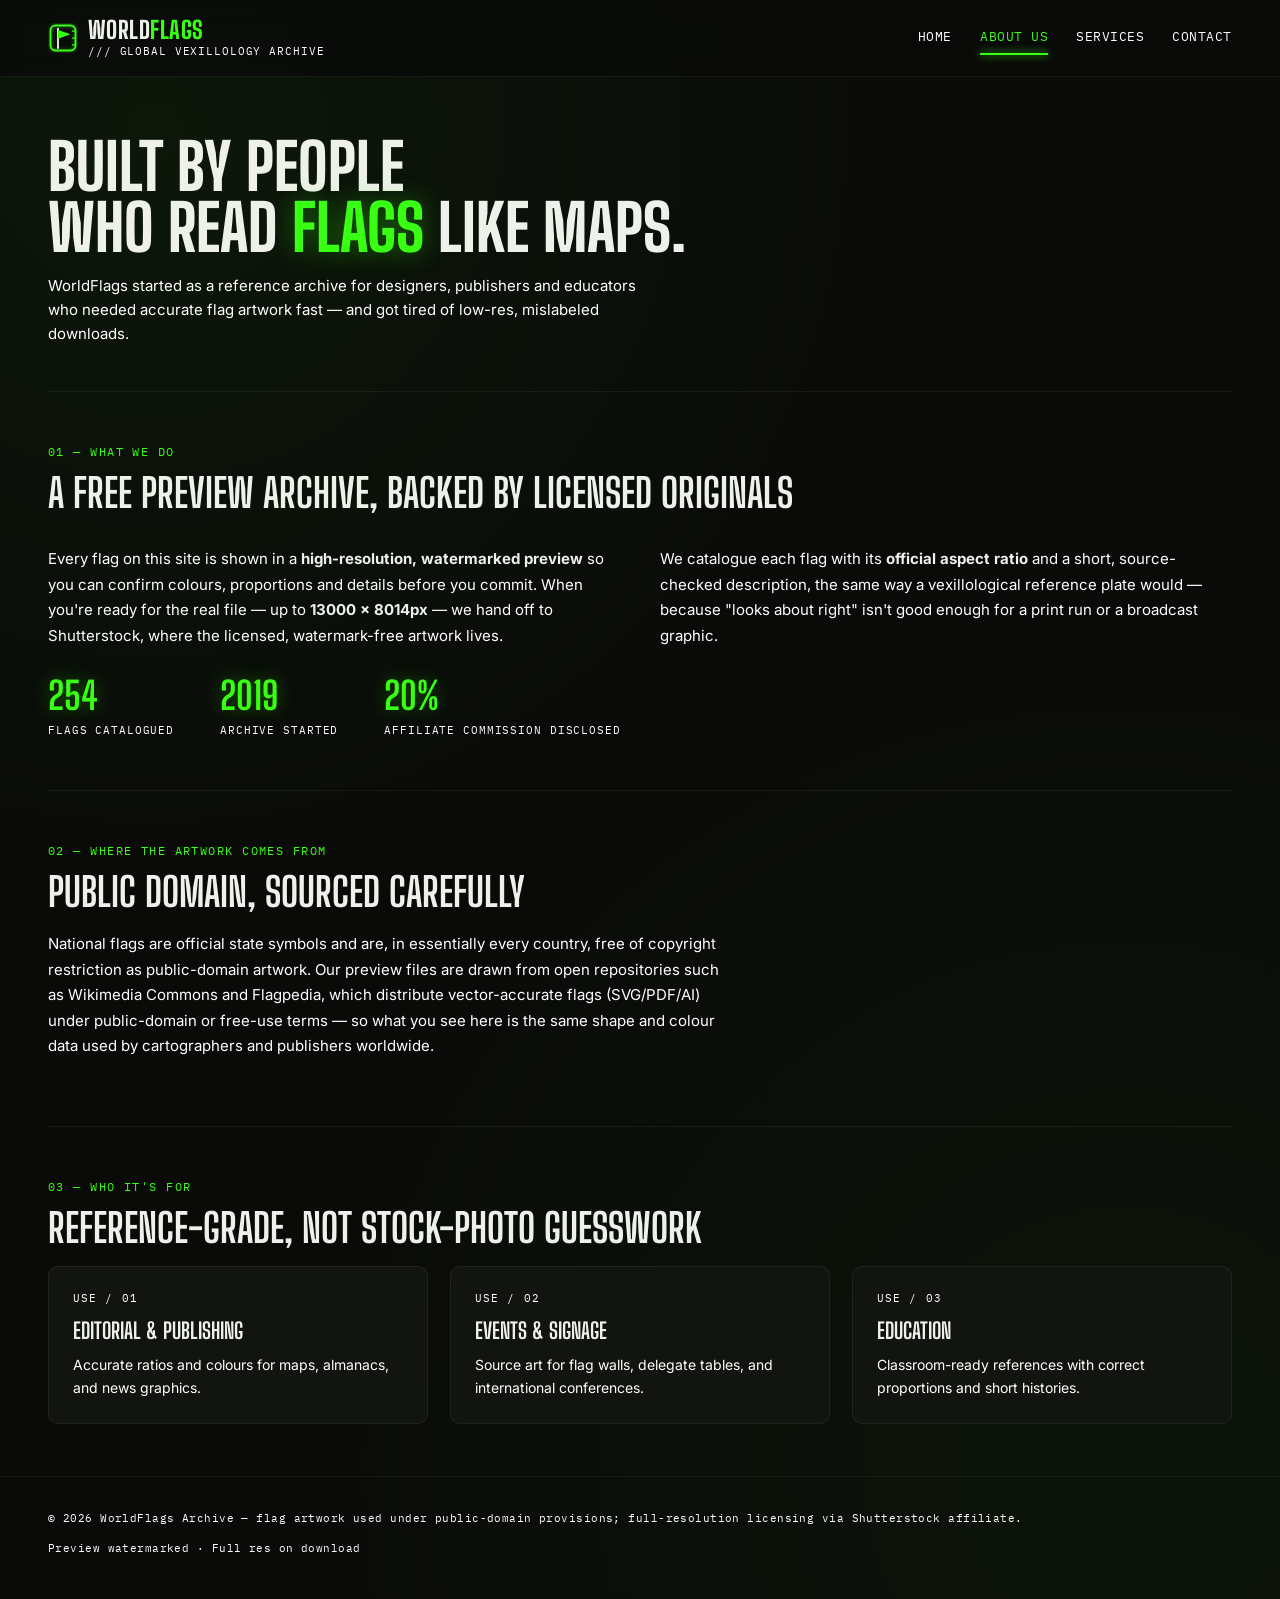
<file: about.html>
<!DOCTYPE html>
<html lang="en">
<head>
<meta charset="UTF-8" />
<meta name="viewport" content="width=device-width, initial-scale=1.0" />
<title>About Us — World Flags</title>
<link rel="preconnect" href="https://fonts.googleapis.com">
<link rel="preconnect" href="https://fonts.gstatic.com" crossorigin>
<link href="https://fonts.googleapis.com/css2?family=Big+Shoulders+Display:wght@700;800;900&family=Inter:wght@400;500;600&family=IBM+Plex+Mono:wght@400;500&display=swap" rel="stylesheet">
<link rel="stylesheet" href="style.css">
<link rel="icon" type="image/svg+xml" href="logo-icon.svg">
</head>
<body>

<header class="site-header">
  <div class="header-inner">
    <a class="brand" href="index.html">
      <svg class="brand-icon" viewBox="0 0 96 96" xmlns="http://www.w3.org/2000/svg" aria-hidden="true">
        <rect x="8" y="8" width="80" height="80" rx="16" fill="none" stroke="#39ff14" stroke-width="6"/>
        <line x1="78" y1="26" x2="86" y2="26" stroke="#39ff14" stroke-width="4" stroke-linecap="round"/>
        <line x1="78" y1="48" x2="86" y2="48" stroke="#39ff14" stroke-width="4" stroke-linecap="round"/>
        <line x1="78" y1="70" x2="86" y2="70" stroke="#39ff14" stroke-width="4" stroke-linecap="round"/>
        <line x1="32" y1="18" x2="32" y2="80" stroke="#eef1ea" stroke-width="6" stroke-linecap="round"/>
        <polygon points="32,22 72,36 32,50" fill="#39ff14"/>
      </svg>
      <span class="brand-text">
        <span class="brand-mark">WORLD<span>FLAGS</span></span>
        <span class="brand-code">/// GLOBAL VEXILLOLOGY ARCHIVE</span>
      </span>
    </a>
    <button class="nav-toggle" aria-label="Toggle menu" aria-expanded="false">
      <span></span><span></span><span></span>
    </button>
    <nav class="main-nav">
      <a href="index.html">Home</a>
      <a href="about.html" class="active">About Us</a>
      <a href="services.html">Services</a>
      <a href="contact.html">Contact</a>
    </nav>
  </div>
</header>

<main class="wrap">
  <section class="page-hero">
    <h1 class="page-title">Built By People<br>Who Read <em>Flags</em> Like Maps.</h1>
    <p class="page-sub">WorldFlags started as a reference archive for designers, publishers and educators who needed accurate flag artwork fast — and got tired of low-res, mislabeled downloads.</p>
  </section>

  <section class="section">
    <span class="section-label">01 — What we do</span>
    <h2 class="section-heading">A free preview archive, backed by licensed originals</h2>
    <div class="cols-2">
      <p class="prose">Every flag on this site is shown in a <strong>high-resolution, watermarked preview</strong> so you can confirm colours, proportions and details before you commit. When you're ready for the real file — up to <strong>13000 × 8014px</strong> — we hand off to Shutterstock, where the licensed, watermark-free artwork lives.</p>
      <p class="prose">We catalogue each flag with its <strong>official aspect ratio</strong> and a short, source-checked description, the same way a vexillological reference plate would — because "looks about right" isn't good enough for a print run or a broadcast graphic.</p>
    </div>
    <div class="stat-row">
      <div class="stat"><b>254</b><span>Flags catalogued</span></div>
      <div class="stat"><b>2019</b><span>Archive started</span></div>
      <div class="stat"><b>20%</b><span>Affiliate commission disclosed</span></div>
    </div>
  </section>

  <section class="section">
    <span class="section-label">02 — Where the artwork comes from</span>
    <h2 class="section-heading">Public domain, sourced carefully</h2>
    <p class="prose">National flags are official state symbols and are, in essentially every country, free of copyright restriction as public-domain artwork. Our preview files are drawn from open repositories such as Wikimedia Commons and Flagpedia, which distribute vector-accurate flags (SVG/PDF/AI) under public-domain or free-use terms — so what you see here is the same shape and colour data used by cartographers and publishers worldwide.</p>
  </section>

  <section class="section">
    <span class="section-label">03 — Who it's for</span>
    <h2 class="section-heading">Reference-grade, not stock-photo guesswork</h2>
    <div class="cols-3">
      <div class="plate">
        <span class="plate-code">USE / 01</span>
        <h3>Editorial &amp; Publishing</h3>
        <p>Accurate ratios and colours for maps, almanacs, and news graphics.</p>
      </div>
      <div class="plate">
        <span class="plate-code">USE / 02</span>
        <h3>Events &amp; Signage</h3>
        <p>Source art for flag walls, delegate tables, and international conferences.</p>
      </div>
      <div class="plate">
        <span class="plate-code">USE / 03</span>
        <h3>Education</h3>
        <p>Classroom-ready references with correct proportions and short histories.</p>
      </div>
    </div>
  </section>
</main>

<footer class="site-footer">
  <div class="wrap footer-inner">
    <span class="footer-note">© 2026 WorldFlags Archive — flag artwork used under public-domain provisions; full-resolution licensing via Shutterstock affiliate.</span>
    <span class="footer-note">Preview watermarked · Full res on download</span>
  </div>
</footer>

<script src="site.js"></script>
</body>
</html>
</file>
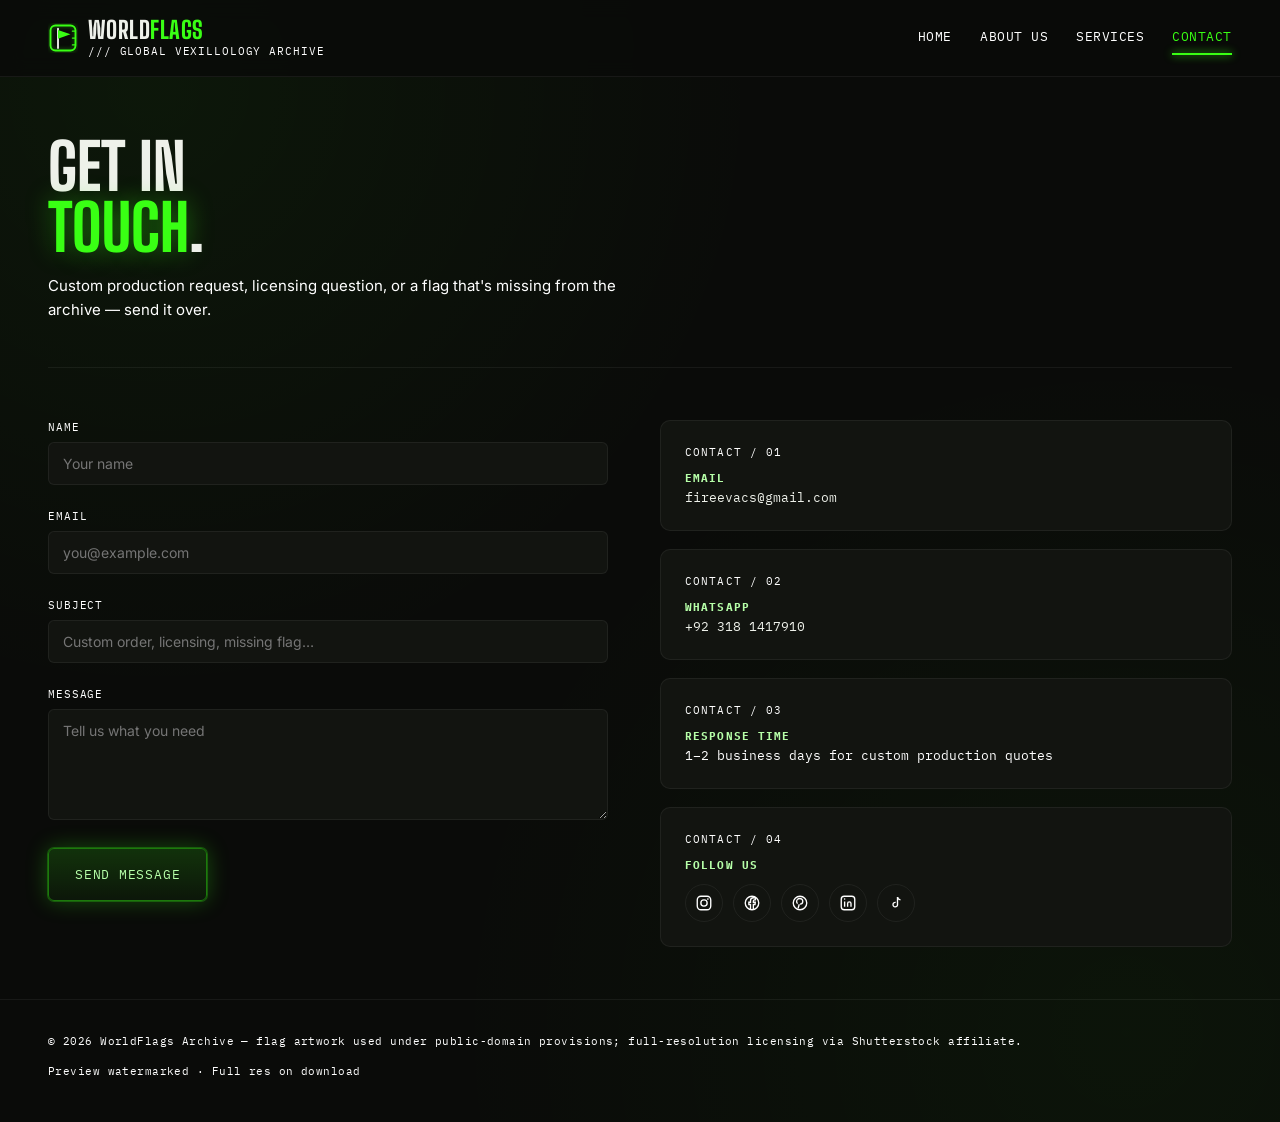
<file: contact.html>
<!DOCTYPE html>
<html lang="en">
<head>
<meta charset="UTF-8" />
<meta name="viewport" content="width=device-width, initial-scale=1.0" />
<title>Contact Us — World Flags</title>
<link rel="preconnect" href="https://fonts.googleapis.com">
<link rel="preconnect" href="https://fonts.gstatic.com" crossorigin>
<link href="https://fonts.googleapis.com/css2?family=Big+Shoulders+Display:wght@700;800;900&family=Inter:wght@400;500;600&family=IBM+Plex+Mono:wght@400;500&display=swap" rel="stylesheet">
<link rel="stylesheet" href="style.css">
<link rel="icon" type="image/svg+xml" href="logo-icon.svg">
</head>
<body>

<header class="site-header">
  <div class="header-inner">
    <a class="brand" href="index.html">
      <svg class="brand-icon" viewBox="0 0 96 96" xmlns="http://www.w3.org/2000/svg" aria-hidden="true">
        <rect x="8" y="8" width="80" height="80" rx="16" fill="none" stroke="#39ff14" stroke-width="6"/>
        <line x1="78" y1="26" x2="86" y2="26" stroke="#39ff14" stroke-width="4" stroke-linecap="round"/>
        <line x1="78" y1="48" x2="86" y2="48" stroke="#39ff14" stroke-width="4" stroke-linecap="round"/>
        <line x1="78" y1="70" x2="86" y2="70" stroke="#39ff14" stroke-width="4" stroke-linecap="round"/>
        <line x1="32" y1="18" x2="32" y2="80" stroke="#eef1ea" stroke-width="6" stroke-linecap="round"/>
        <polygon points="32,22 72,36 32,50" fill="#39ff14"/>
      </svg>
      <span class="brand-text">
        <span class="brand-mark">WORLD<span>FLAGS</span></span>
        <span class="brand-code">/// GLOBAL VEXILLOLOGY ARCHIVE</span>
      </span>
    </a>
    <button class="nav-toggle" aria-label="Toggle menu" aria-expanded="false">
      <span></span><span></span><span></span>
    </button>
    <nav class="main-nav">
      <a href="index.html">Home</a>
      <a href="about.html">About Us</a>
      <a href="services.html">Services</a>
      <a href="contact.html" class="active">Contact</a>
    </nav>
  </div>
</header>

<main class="wrap">
  <section class="page-hero">
    <h1 class="page-title">Get In<br><em>Touch</em>.</h1>
    <p class="page-sub">Custom production request, licensing question, or a flag that's missing from the archive — send it over.</p>
  </section>

  <section class="section">
    <div class="cols-2">
      <form class="form-grid" onsubmit="event.preventDefault(); document.getElementById('formStatus').textContent='Message received — we\\'ll reply within 1–2 business days.';">
        <div class="field">
          <label for="name">Name</label>
          <input type="text" id="name" name="name" required placeholder="Your name" />
        </div>
        <div class="field">
          <label for="email">Email</label>
          <input type="email" id="email" name="email" required placeholder="you@example.com" />
        </div>
        <div class="field">
          <label for="subject">Subject</label>
          <input type="text" id="subject" name="subject" placeholder="Custom order, licensing, missing flag…" />
        </div>
        <div class="field">
          <label for="message">Message</label>
          <textarea id="message" name="message" rows="5" required placeholder="Tell us what you need"></textarea>
        </div>
        <button type="submit" class="btn-submit">Send Message</button>
        <p class="footer-note" id="formStatus" role="status"></p>
      </form>

      <div class="contact-info">
        <div class="plate">
          <span class="plate-code">CONTACT / 01</span>
          <div class="contact-info-item"><b>Email</b><a href="mailto:fireevacs@gmail.com">fireevacs@gmail.com</a></div>
        </div>
        <div class="plate">
          <span class="plate-code">CONTACT / 02</span>
          <div class="contact-info-item"><b>WhatsApp</b><a href="https://wa.me/923181417910" target="_blank" rel="noopener">+92 318 1417910</a></div>
        </div>
        <div class="plate">
          <span class="plate-code">CONTACT / 03</span>
          <div class="contact-info-item"><b>Response time</b>1–2 business days for custom production quotes</div>
        </div>

        <div class="plate">
          <span class="plate-code">CONTACT / 04</span>
          <div class="contact-info-item"><b>Follow us</b></div>
          <div class="social-row">
            <a class="social-icon" href="https://instagram.com" target="_blank" rel="noopener" aria-label="Instagram">
              <svg viewBox="0 0 24 24" fill="none" stroke="currentColor" stroke-width="1.8"><rect x="3" y="3" width="18" height="18" rx="5"/><circle cx="12" cy="12" r="4.2"/><circle cx="17.2" cy="6.8" r="1.1" fill="currentColor" stroke="none"/></svg>
            </a>
            <a class="social-icon" href="https://facebook.com" target="_blank" rel="noopener" aria-label="Facebook">
              <svg viewBox="0 0 24 24" fill="none" stroke="currentColor" stroke-width="1.8"><circle cx="12" cy="12" r="9"/><path d="M13.8 21v-7h2.2l.4-3h-2.6V9.2c0-.87.24-1.46 1.5-1.46H16.5V5.1C16.2 5.06 15.2 5 14 5c-2.4 0-4 1.46-4 4.14V11H7.8v3H10v7"/></svg>
            </a>
            <a class="social-icon" href="https://pinterest.com" target="_blank" rel="noopener" aria-label="Pinterest">
              <svg viewBox="0 0 24 24" fill="none" stroke="currentColor" stroke-width="1.8"><circle cx="12" cy="12" r="9"/><path d="M9.5 19c.6-1.8 1.5-5.3 1.5-5.3M12 13.5c2 0 3.7-1.5 3.7-3.9 0-2.1-1.7-3.6-3.9-3.6-2.7 0-4.3 2-4.3 4.1 0 1 .5 2.2 1.3 2.6"/></svg>
            </a>
            <a class="social-icon" href="https://linkedin.com" target="_blank" rel="noopener" aria-label="LinkedIn">
              <svg viewBox="0 0 24 24" fill="none" stroke="currentColor" stroke-width="1.8"><rect x="3" y="3" width="18" height="18" rx="4"/><line x1="7.5" y1="10" x2="7.5" y2="17"/><circle cx="7.5" cy="6.8" r="1" fill="currentColor" stroke="none"/><path d="M11.5 17v-4.2c0-1.5 1-2.4 2.3-2.4 1.3 0 2.2.9 2.2 2.4V17"/></svg>
            </a>
            <a class="social-icon" href="https://tiktok.com" target="_blank" rel="noopener" aria-label="TikTok">
              <svg viewBox="0 0 24 24" fill="none" stroke="currentColor" stroke-width="1.8"><path d="M14 4v10.2a3 3 0 1 1-2.4-2.94"/><path d="M14 4c.3 2 1.8 3.6 4 3.9"/></svg>
            </a>
          </div>
        </div>
      </div>
    </div>
  </section>
</main>

<footer class="site-footer">
  <div class="wrap footer-inner">
    <span class="footer-note">© 2026 WorldFlags Archive — flag artwork used under public-domain provisions; full-resolution licensing via Shutterstock affiliate.</span>
    <span class="footer-note">Preview watermarked · Full res on download</span>
  </div>
</footer>

<script src="site.js"></script>
</body>
</html>
</file>
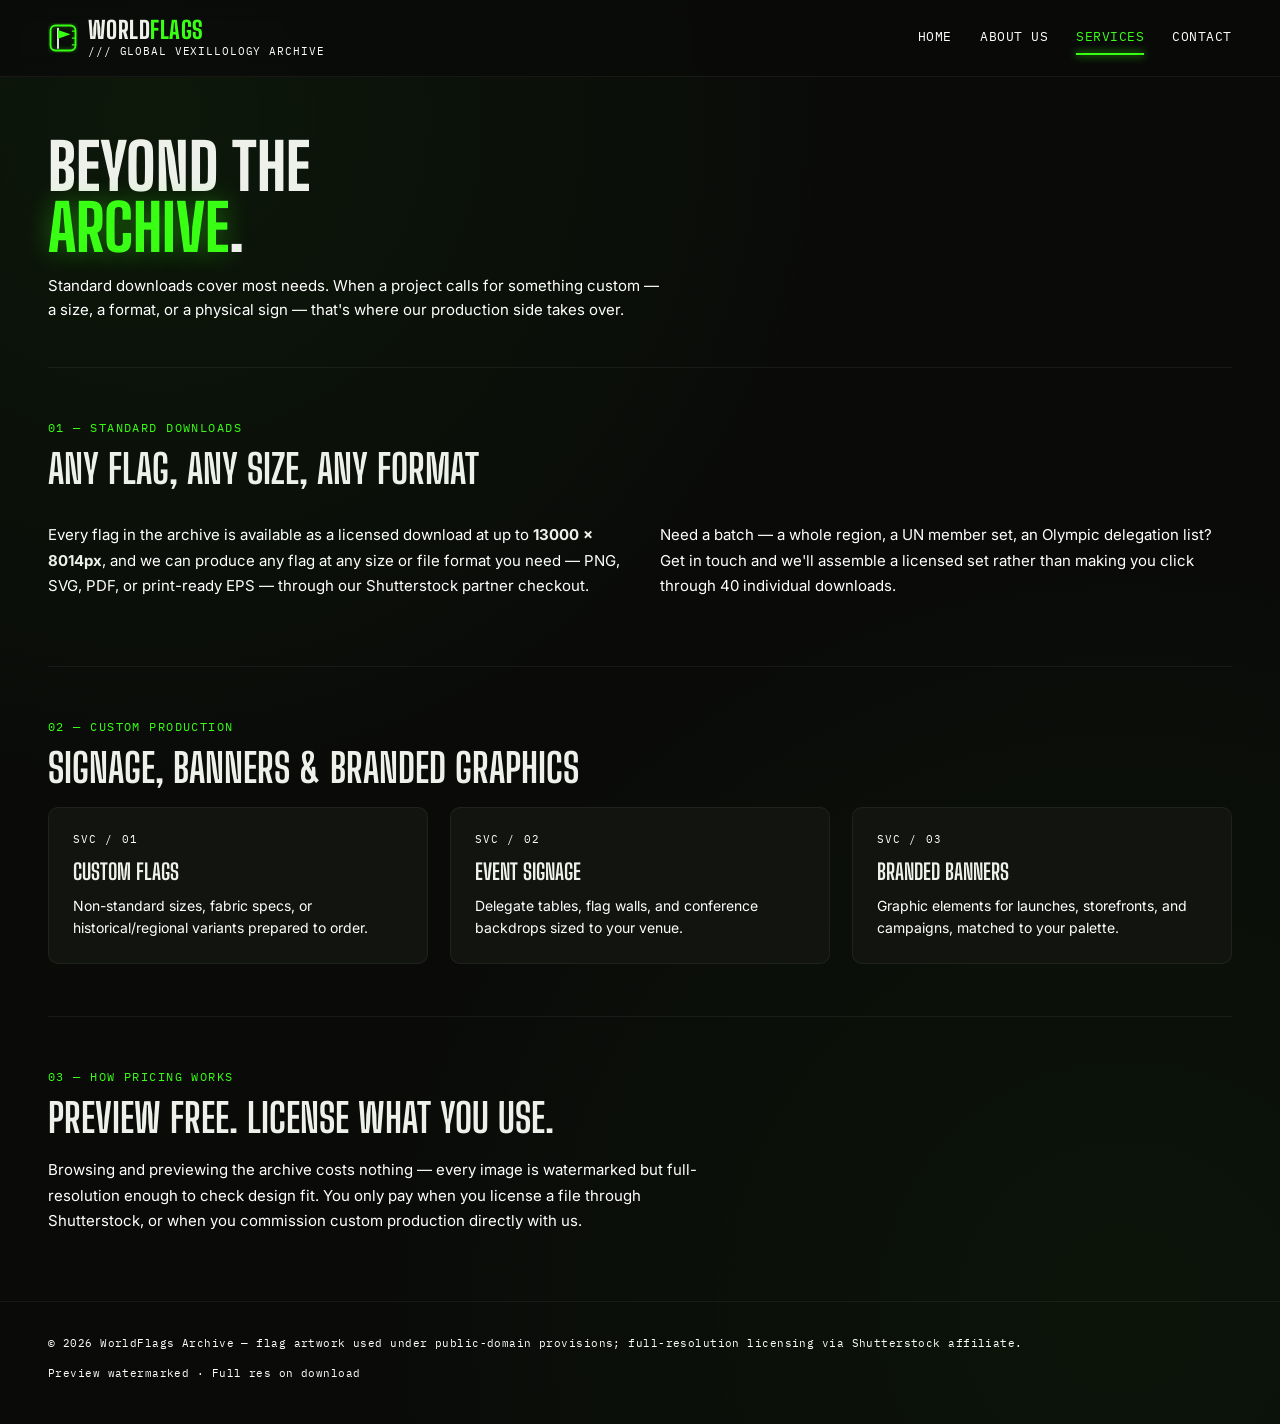
<file: services.html>
<!DOCTYPE html>
<html lang="en">
<head>
<meta charset="UTF-8" />
<meta name="viewport" content="width=device-width, initial-scale=1.0" />
<title>Services — World Flags</title>
<link rel="preconnect" href="https://fonts.googleapis.com">
<link rel="preconnect" href="https://fonts.gstatic.com" crossorigin>
<link href="https://fonts.googleapis.com/css2?family=Big+Shoulders+Display:wght@700;800;900&family=Inter:wght@400;500;600&family=IBM+Plex+Mono:wght@400;500&display=swap" rel="stylesheet">
<link rel="stylesheet" href="style.css">
<link rel="icon" type="image/svg+xml" href="logo-icon.svg">
</head>
<body>

<header class="site-header">
  <div class="header-inner">
    <a class="brand" href="index.html">
      <svg class="brand-icon" viewBox="0 0 96 96" xmlns="http://www.w3.org/2000/svg" aria-hidden="true">
        <rect x="8" y="8" width="80" height="80" rx="16" fill="none" stroke="#39ff14" stroke-width="6"/>
        <line x1="78" y1="26" x2="86" y2="26" stroke="#39ff14" stroke-width="4" stroke-linecap="round"/>
        <line x1="78" y1="48" x2="86" y2="48" stroke="#39ff14" stroke-width="4" stroke-linecap="round"/>
        <line x1="78" y1="70" x2="86" y2="70" stroke="#39ff14" stroke-width="4" stroke-linecap="round"/>
        <line x1="32" y1="18" x2="32" y2="80" stroke="#eef1ea" stroke-width="6" stroke-linecap="round"/>
        <polygon points="32,22 72,36 32,50" fill="#39ff14"/>
      </svg>
      <span class="brand-text">
        <span class="brand-mark">WORLD<span>FLAGS</span></span>
        <span class="brand-code">/// GLOBAL VEXILLOLOGY ARCHIVE</span>
      </span>
    </a>
    <button class="nav-toggle" aria-label="Toggle menu" aria-expanded="false">
      <span></span><span></span><span></span>
    </button>
    <nav class="main-nav">
      <a href="index.html">Home</a>
      <a href="about.html">About Us</a>
      <a href="services.html" class="active">Services</a>
      <a href="contact.html">Contact</a>
    </nav>
  </div>
</header>

<main class="wrap">
  <section class="page-hero">
    <h1 class="page-title">Beyond The<br><em>Archive</em>.</h1>
    <p class="page-sub">Standard downloads cover most needs. When a project calls for something custom — a size, a format, or a physical sign — that's where our production side takes over.</p>
  </section>

  <section class="section">
    <span class="section-label">01 — Standard downloads</span>
    <h2 class="section-heading">Any flag, any size, any format</h2>
    <div class="cols-2">
      <p class="prose">Every flag in the archive is available as a licensed download at up to <strong>13000 × 8014px</strong>, and we can produce any flag at any size or file format you need — PNG, SVG, PDF, or print-ready EPS — through our Shutterstock partner checkout.</p>
      <p class="prose">Need a batch — a whole region, a UN member set, an Olympic delegation list? Get in touch and we'll assemble a licensed set rather than making you click through 40 individual downloads.</p>
    </div>
  </section>

  <section class="section">
    <span class="section-label">02 — Custom production</span>
    <h2 class="section-heading">Signage, banners &amp; branded graphics</h2>
    <div class="cols-3">
      <div class="plate">
        <span class="plate-code">SVC / 01</span>
        <h3>Custom Flags</h3>
        <p>Non-standard sizes, fabric specs, or historical/regional variants prepared to order.</p>
      </div>
      <div class="plate">
        <span class="plate-code">SVC / 02</span>
        <h3>Event Signage</h3>
        <p>Delegate tables, flag walls, and conference backdrops sized to your venue.</p>
      </div>
      <div class="plate">
        <span class="plate-code">SVC / 03</span>
        <h3>Branded Banners</h3>
        <p>Graphic elements for launches, storefronts, and campaigns, matched to your palette.</p>
      </div>
    </div>
  </section>

  <section class="section">
    <span class="section-label">03 — How pricing works</span>
    <h2 class="section-heading">Preview free. License what you use.</h2>
    <p class="prose">Browsing and previewing the archive costs nothing — every image is watermarked but full-resolution enough to check design fit. You only pay when you license a file through Shutterstock, or when you commission custom production directly with us.</p>
  </section>
</main>

<footer class="site-footer">
  <div class="wrap footer-inner">
    <span class="footer-note">© 2026 WorldFlags Archive — flag artwork used under public-domain provisions; full-resolution licensing via Shutterstock affiliate.</span>
    <span class="footer-note">Preview watermarked · Full res on download</span>
  </div>
</footer>

<script src="site.js"></script>
</body>
</html>
</file>
<file: style.css>
/* ============================================================
   WORLD FLAGS — design tokens
   Palette: near-black ground, single neon-green accent (per brief),
   with a "vexillological spec plate" as the signature device.
   ============================================================ */

:root {
  --bg: #0a0b09;
  --surface: #121410;
  --surface-2: #181b15;
  --line: rgba(57, 255, 20, 0.14);
  --line-soft: rgba(255, 255, 255, 0.06);

  --accent: #39ff14;
  --accent-soft: #b6ffa8;
  --accent-dim: #1c7a0c;

  --text: #eef1ea;
  --text-muted: #ffffff;
  --text-faint: #ffffff;

  --radius-sm: 6px;
  --radius-md: 10px;
  --radius-lg: 16px;

  --font-display: "Big Shoulders Display", sans-serif;
  --font-body: "Inter", sans-serif;
  --font-mono: "IBM Plex Mono", monospace;

  --glow: 0 0 0 1px rgba(57,255,20,0.25), 0 0 22px rgba(57,255,20,0.28);
  --glow-strong: 0 0 0 1px rgba(57,255,20,0.5), 0 0 34px rgba(57,255,20,0.55);
  --shadow-card: 0 10px 30px rgba(0,0,0,0.55), 0 2px 8px rgba(0,0,0,0.4);
}

* { box-sizing: border-box; }

html { scroll-behavior: smooth; }

body {
  margin: 0;
  background: var(--bg);
  background-image:
    radial-gradient(circle at 12% 8%, rgba(57,255,20,0.05), transparent 40%),
    radial-gradient(circle at 88% 92%, rgba(57,255,20,0.04), transparent 45%);
  color: var(--text);
  font-family: var(--font-body);
  -webkit-font-smoothing: antialiased;
  min-height: 100vh;
}

a { color: inherit; text-decoration: none; }

img { max-width: 100%; display: block; }

::selection { background: var(--accent); color: #06180a; }

/* focus visibility, kept even though we use custom controls */
a:focus-visible, button:focus-visible, input:focus-visible {
  outline: 2px solid var(--accent);
  outline-offset: 3px;
  border-radius: 4px;
}

@media (prefers-reduced-motion: reduce) {
  * { animation-duration: 0.001ms !important; transition-duration: 0.001ms !important; }
}

/* ---------------- layout shell ---------------- */

.wrap {
  max-width: 1240px;
  margin: 0 auto;
  padding: 0 28px;
}

header.site-header {
  position: sticky;
  top: 0;
  z-index: 40;
  background: rgba(10,11,9,0.86);
  backdrop-filter: blur(10px);
  border-bottom: 1px solid var(--line-soft);
}

.header-inner {
  position: relative;
  display: flex;
  align-items: center;
  justify-content: space-between;
  padding: 18px 28px;
  max-width: 1240px;
  margin: 0 auto;
}

.brand {
  display: flex;
  align-items: center;
  gap: 10px;
}

.brand-icon { width: 30px; height: 30px; flex-shrink: 0; }
.brand-icon rect { filter: drop-shadow(0 0 6px rgba(57,255,20,0.5)); }

.brand-text {
  display: flex;
  flex-direction: column;
  gap: 2px;
}

.brand-mark {
  font-family: var(--font-display);
  font-weight: 800;
  font-size: 24px;
  letter-spacing: 0.02em;
  line-height: 1;
  text-transform: uppercase;
}
.brand-mark span { color: var(--accent); }

.brand-code {
  font-family: var(--font-mono);
  font-size: 11px;
  color: var(--text-faint);
  letter-spacing: 0.08em;
}

nav.main-nav {
  display: flex;
  gap: 28px;
  font-family: var(--font-mono);
  font-size: 13px;
  letter-spacing: 0.04em;
  text-transform: uppercase;
}

nav.main-nav a {
  color: var(--text-muted);
  position: relative;
  padding-bottom: 4px;
  transition: color 0.2s ease;
}
nav.main-nav a:hover { color: var(--text); }
nav.main-nav a.active { color: var(--accent); }
nav.main-nav a.active::after {
  content: "";
  position: absolute;
  left: 0; right: 0; bottom: -6px;
  height: 2px;
  background: var(--accent);
  box-shadow: 0 0 8px var(--accent);
}

.nav-toggle {
  display: none;
  flex-direction: column;
  justify-content: center;
  align-items: center;
  gap: 5px;
  width: 38px;
  height: 38px;
  background: var(--surface);
  border: 1px solid var(--line-soft);
  border-radius: var(--radius-sm);
  cursor: pointer;
  padding: 0;
  flex-shrink: 0;
}
.nav-toggle span {
  display: block;
  height: 2px;
  width: 18px;
  background: var(--text);
  transition: transform 0.25s ease, opacity 0.25s ease;
}
.nav-toggle.open span:nth-child(1) { transform: translateY(7px) rotate(45deg); }
.nav-toggle.open span:nth-child(2) { opacity: 0; }
.nav-toggle.open span:nth-child(3) { transform: translateY(-7px) rotate(-45deg); }

/* ---------------- hero ---------------- */

.hero {
  padding: 72px 0 40px;
  border-bottom: 1px solid var(--line-soft);
}

.hero-eyebrow {
  font-family: var(--font-mono);
  font-size: 12px;
  letter-spacing: 0.14em;
  text-transform: uppercase;
  color: var(--accent-soft);
  display: inline-flex;
  align-items: center;
  gap: 8px;
  margin-bottom: 18px;
}
.hero-eyebrow::before {
  content: "";
  width: 7px; height: 7px;
  border-radius: 50%;
  background: var(--accent);
  box-shadow: 0 0 8px var(--accent);
}

h1.hero-title {
  font-family: var(--font-display);
  font-weight: 800;
  text-transform: uppercase;
  font-size: clamp(42px, 8vw, 96px);
  line-height: 0.92;
  letter-spacing: 0.01em;
  margin: 0 0 20px;
}
h1.hero-title em {
  font-style: normal;
  color: var(--accent);
  text-shadow: 0 0 26px rgba(57,255,20,0.45);
}

.hero-sub {
  max-width: 560px;
  color: var(--text-muted);
  font-size: 16px;
  line-height: 1.6;
  margin-bottom: 8px;
}

.hero-inner {
  display: flex;
  align-items: center;
  justify-content: space-between;
  gap: 48px;
}

.hero-copy { flex: 1 1 auto; min-width: 0; }

.hero-cta-panel {
  flex: 0 0 340px;
  background: linear-gradient(165deg, rgba(57,255,20,0.08), rgba(57,255,20,0.02));
  border: 1px solid var(--line);
  border-radius: var(--radius-lg);
  padding: 30px 28px;
  text-align: center;
  box-shadow: 0 0 0 1px rgba(57,255,20,0.06), 0 20px 50px rgba(0,0,0,0.5);
}

.hero-cta-label {
  display: block;
  font-family: var(--font-mono);
  font-size: 12px;
  letter-spacing: 0.1em;
  text-transform: uppercase;
  color: var(--accent-soft);
  margin-bottom: 10px;
}

.hero-cta-text {
  color: var(--text);
  opacity: 0.85;
  font-size: 14px;
  line-height: 1.55;
  margin: 0 0 22px;
}

.btn-hero-cta {
  display: inline-flex;
  align-items: center;
  justify-content: center;
  width: 100%;
  padding: 16px 22px;
  border-radius: 999px;
  border: 1px solid var(--accent);
  background: linear-gradient(180deg, rgba(57,255,20,0.22), rgba(57,255,20,0.08));
  color: #eafff0;
  font-family: var(--font-mono);
  font-size: 13px;
  font-weight: 500;
  letter-spacing: 0.06em;
  text-transform: uppercase;
  box-shadow: 0 0 18px rgba(57,255,20,0.45), 0 0 42px rgba(57,255,20,0.22), inset 0 0 12px rgba(57,255,20,0.08);
  transition: box-shadow 0.25s ease, transform 0.15s ease, background 0.25s ease;
  animation: cta-pulse 2.6s ease-in-out infinite;
}
.btn-hero-cta:hover {
  transform: translateY(-2px);
  box-shadow: 0 0 26px rgba(57,255,20,0.65), 0 0 60px rgba(57,255,20,0.35), inset 0 0 14px rgba(57,255,20,0.12);
  background: linear-gradient(180deg, rgba(57,255,20,0.3), rgba(57,255,20,0.12));
}

@keyframes cta-pulse {
  0%, 100% { box-shadow: 0 0 18px rgba(57,255,20,0.45), 0 0 42px rgba(57,255,20,0.22), inset 0 0 12px rgba(57,255,20,0.08); }
  50% { box-shadow: 0 0 26px rgba(57,255,20,0.65), 0 0 58px rgba(57,255,20,0.32), inset 0 0 14px rgba(57,255,20,0.12); }
}

.hero-meta {
  display: flex;
  gap: 26px;
  margin-top: 34px;
  flex-wrap: wrap;
}
.hero-meta-item {
  font-family: var(--font-mono);
  font-size: 12px;
  color: var(--text-faint);
}
.hero-meta-item b {
  display: block;
  font-family: var(--font-display);
  font-size: 30px;
  color: var(--text);
  font-weight: 700;
}

/* ---------------- controls ---------------- */

.controls {
  display: flex;
  gap: 12px;
  align-items: center;
  padding: 22px 0;
  flex-wrap: wrap;
}

.search-box {
  flex: 1 1 280px;
  position: relative;
}
.search-box input {
  width: 100%;
  background: var(--surface);
  border: 1px solid var(--line-soft);
  border-radius: var(--radius-sm);
  padding: 13px 16px 13px 40px;
  color: var(--text);
  font-family: var(--font-mono);
  font-size: 13px;
  letter-spacing: 0.02em;
  transition: border-color 0.2s ease, box-shadow 0.2s ease;
}
.search-box input::placeholder { color: var(--text-faint); }
.search-box input:focus {
  border-color: var(--accent-dim);
  box-shadow: var(--glow);
  outline: none;
}
.search-box::before {
  content: "▸";
  position: absolute;
  left: 16px; top: 50%;
  transform: translateY(-50%);
  color: var(--accent);
  font-size: 12px;
}

select#region {
  background: var(--surface);
  border: 1px solid var(--line-soft);
  border-radius: var(--radius-sm);
  color: var(--text);
  font-family: var(--font-mono);
  font-size: 13px;
  padding: 13px 14px;
  cursor: pointer;
}

.result-count {
  font-family: var(--font-mono);
  font-size: 12px;
  color: var(--text-faint);
  white-space: nowrap;
}

/* ---------------- grid + cards ---------------- */

.grid {
  display: grid;
  grid-template-columns: repeat(auto-fill, minmax(260px, 1fr));
  gap: 20px;
  padding-bottom: 90px;
}

.card {
  background: var(--surface);
  border: 1px solid var(--line-soft);
  border-radius: var(--radius-lg);
  overflow: hidden;
  box-shadow: var(--shadow-card);
  transition: transform 0.25s ease, border-color 0.25s ease, box-shadow 0.25s ease;
  display: flex;
  flex-direction: column;
}

.card:hover {
  transform: translateY(-4px);
  border-color: var(--accent-dim);
  box-shadow: var(--shadow-card), 0 0 0 1px rgba(57,255,20,0.18);
}

.card-flag {
  position: relative;
  display: block;
  aspect-ratio: 3 / 2;
  background: var(--surface-2);
  overflow: hidden;
  cursor: pointer;
}
.card-flag img {
  width: 100%;
  height: 100%;
  object-fit: cover;
  border-radius: var(--radius-md);
  margin: 8px;
  width: calc(100% - 16px);
  height: calc(100% - 16px);
  box-shadow: 0 6px 18px rgba(0,0,0,0.5);
  transition: transform 0.4s ease;
}
.card:hover .card-flag img { transform: scale(1.035); }

.watermark {
  position: absolute;
  inset: 8px;
  display: flex;
  align-items: flex-end;
  justify-content: flex-end;
  padding: 8px 12px;
  pointer-events: none;
  border-radius: var(--radius-md);
}
.watermark span {
  font-family: var(--font-mono);
  font-size: 10px;
  letter-spacing: 0.1em;
  color: rgba(255,255,255,0.55);
  background: rgba(0,0,0,0.35);
  padding: 3px 7px;
  border-radius: 4px;
  backdrop-filter: blur(2px);
}

/* spec plate: signature element — technical placard under each flag */
.spec-plate {
  display: flex;
  align-items: center;
  justify-content: space-between;
  padding: 8px 14px;
  background: var(--surface-2);
  border-top: 1px solid var(--line-soft);
  border-bottom: 1px solid var(--line-soft);
  font-family: var(--font-mono);
  font-size: 11px;
  letter-spacing: 0.06em;
  color: var(--accent-soft);
}
.spec-plate .spec-code { color: var(--accent); }
.spec-plate .spec-ratio { color: var(--text-faint); }

.card-body {
  padding: 16px 16px 18px;
  display: flex;
  flex-direction: column;
  gap: 10px;
  flex: 1;
}

.card-title {
  font-family: var(--font-display);
  font-weight: 700;
  text-transform: uppercase;
  font-size: 24px;
  letter-spacing: 0.01em;
  line-height: 1;
}

.card-desc {
  font-size: 13px;
  line-height: 1.55;
  color: var(--text-muted);
  flex: 1;
}

.card-size {
  font-family: var(--font-mono);
  font-size: 11px;
  letter-spacing: 0.04em;
  color: #ffffff;
  margin: -2px 0 0;
}

.btn-download {
  margin-top: 4px;
  display: inline-flex;
  align-items: center;
  justify-content: center;
  gap: 8px;
  border: 1px solid var(--accent-dim);
  background: linear-gradient(180deg, rgba(57,255,20,0.14), rgba(57,255,20,0.05));
  color: var(--accent-soft);
  font-family: var(--font-mono);
  font-size: 12px;
  letter-spacing: 0.06em;
  text-transform: uppercase;
  padding: 11px 14px;
  border-radius: var(--radius-sm);
  cursor: pointer;
  box-shadow: var(--glow);
  transition: box-shadow 0.2s ease, transform 0.15s ease, background 0.2s ease;
}
.btn-download:hover {
  box-shadow: var(--glow-strong);
  transform: translateY(-1px);
  background: linear-gradient(180deg, rgba(57,255,20,0.22), rgba(57,255,20,0.08));
}
.btn-download:active { transform: translateY(0); }

.no-results {
  grid-column: 1 / -1;
  text-align: center;
  padding: 60px 20px;
  color: var(--text-faint);
  font-family: var(--font-mono);
  font-size: 13px;
}

/* ---------------- generic page sections (about/services/contact) ---------------- */

.page-hero {
  padding: 60px 0 30px;
  border-bottom: 1px solid var(--line-soft);
}

.page-title {
  font-family: var(--font-display);
  text-transform: uppercase;
  font-weight: 800;
  font-size: clamp(36px, 6vw, 64px);
  line-height: 0.95;
  margin: 0 0 14px;
}
.page-title em {
  font-style: normal;
  color: var(--accent);
  text-shadow: 0 0 26px rgba(57,255,20,0.4);
}

.page-sub {
  max-width: 620px;
  color: var(--text-muted);
  line-height: 1.6;
  font-size: 15px;
}

.section { padding: 52px 0; border-bottom: 1px solid var(--line-soft); }
.section:last-of-type { border-bottom: none; }

.section-label {
  font-family: var(--font-mono);
  font-size: 12px;
  letter-spacing: 0.12em;
  text-transform: uppercase;
  color: var(--accent);
  margin-bottom: 14px;
  display: block;
}

.section-heading {
  font-family: var(--font-display);
  font-weight: 700;
  text-transform: uppercase;
  font-size: clamp(26px, 4vw, 40px);
  margin: 0 0 18px;
  line-height: 1.02;
}

.prose { color: var(--text-muted); line-height: 1.7; font-size: 15px; max-width: 680px; }
.prose strong { color: var(--text); }

.cols-2 { display: grid; grid-template-columns: 1fr 1fr; gap: 40px; }
.cols-3 { display: grid; grid-template-columns: repeat(3, 1fr); gap: 22px; }

.plate {
  background: var(--surface);
  border: 1px solid var(--line-soft);
  border-radius: var(--radius-md);
  padding: 24px;
}
.plate .plate-code {
  font-family: var(--font-mono);
  font-size: 11px;
  color: var(--text-faint);
  letter-spacing: 0.1em;
  margin-bottom: 12px;
  display: block;
}
.plate h3 {
  font-family: var(--font-display);
  text-transform: uppercase;
  font-size: 22px;
  margin: 0 0 10px;
  font-weight: 700;
}
.plate p { color: var(--text-muted); font-size: 14px; line-height: 1.6; margin: 0; }

.stat-row { display: flex; gap: 46px; flex-wrap: wrap; margin-top: 10px; }
.stat { font-family: var(--font-mono); }
.stat b {
  display: block;
  font-family: var(--font-display);
  font-size: 38px;
  color: var(--accent);
  font-weight: 700;
  text-shadow: 0 0 18px rgba(57,255,20,0.35);
}
.stat span { color: var(--text-faint); font-size: 11px; letter-spacing: 0.08em; text-transform: uppercase; }

/* ---------------- forms (contact) ---------------- */

.form-grid { display: grid; gap: 16px; max-width: 560px; }
.field label {
  display: block;
  font-family: var(--font-mono);
  font-size: 11px;
  letter-spacing: 0.08em;
  text-transform: uppercase;
  color: var(--text-faint);
  margin-bottom: 8px;
}
.field input, .field textarea {
  width: 100%;
  background: var(--surface);
  border: 1px solid var(--line-soft);
  border-radius: var(--radius-sm);
  padding: 12px 14px;
  color: var(--text);
  font-family: var(--font-body);
  font-size: 14px;
  resize: vertical;
}
.field input:focus, .field textarea:focus {
  border-color: var(--accent-dim);
  box-shadow: var(--glow);
  outline: none;
}

.btn-submit {
  justify-self: start;
  border: 1px solid var(--accent-dim);
  background: linear-gradient(180deg, rgba(57,255,20,0.16), rgba(57,255,20,0.05));
  color: var(--accent-soft);
  font-family: var(--font-mono);
  font-size: 13px;
  letter-spacing: 0.06em;
  text-transform: uppercase;
  padding: 13px 26px;
  border-radius: var(--radius-sm);
  cursor: pointer;
  box-shadow: var(--glow);
  transition: box-shadow 0.2s ease, transform 0.15s ease;
}
.btn-submit:hover { box-shadow: var(--glow-strong); transform: translateY(-1px); }

.contact-info { display: flex; flex-direction: column; gap: 18px; }
.contact-info-item {
  font-family: var(--font-mono);
  font-size: 13px;
  color: var(--text-muted);
}
.contact-info-item b { display: block; color: var(--accent-soft); font-size: 11px; letter-spacing: 0.1em; text-transform: uppercase; margin-bottom: 4px; }
.contact-info-item a { color: var(--text); transition: color 0.2s ease; }
.contact-info-item a:hover { color: var(--accent); }

.social-row {
  display: flex;
  gap: 10px;
  margin-top: 12px;
}
.social-icon {
  width: 38px;
  height: 38px;
  display: flex;
  align-items: center;
  justify-content: center;
  border: 1px solid var(--line-soft);
  border-radius: 50%;
  color: var(--text-muted);
  transition: color 0.2s ease, border-color 0.2s ease, box-shadow 0.2s ease, transform 0.15s ease;
}
.social-icon svg { width: 18px; height: 18px; }
.social-icon:hover {
  color: var(--accent);
  border-color: var(--accent-dim);
  box-shadow: var(--glow);
  transform: translateY(-2px);
}

/* ---------------- footer ---------------- */

footer.site-footer {
  border-top: 1px solid var(--line-soft);
  padding: 34px 0 44px;
}
.footer-inner {
  display: flex;
  justify-content: space-between;
  align-items: center;
  flex-wrap: wrap;
  gap: 16px;
}
.footer-note {
  font-family: var(--font-mono);
  font-size: 11px;
  color: var(--text-faint);
  letter-spacing: 0.04em;
}

/* ================= responsive ================= */

/* Tablet (≤1024px): tighten hero scale, 2-up feature columns */
@media (max-width: 1024px) {
  .cols-3 { grid-template-columns: repeat(2, 1fr); }
  .hero { padding: 56px 0 32px; }
  .grid { grid-template-columns: repeat(auto-fill, minmax(220px, 1fr)); }
  .hero-inner { flex-direction: column; align-items: stretch; gap: 32px; }
  .hero-cta-panel { flex: none; width: 100%; max-width: 420px; }
}

/* Nav collapses to a hamburger from here down */
@media (max-width: 780px) {
  .header-inner { padding: 14px 20px; }
  .brand-code { display: none; }
  .brand-mark { font-size: 21px; }
  .brand-icon { width: 26px; height: 26px; }

  .nav-toggle { display: flex; }

  nav.main-nav {
    position: absolute;
    top: 100%;
    left: 0;
    right: 0;
    flex-direction: column;
    gap: 0;
    background: #0a0b09;
    backdrop-filter: blur(10px);
    border-bottom: 1px solid var(--line-soft);
    max-height: 0;
    overflow: hidden;
    transition: max-height 0.3s ease;
  }
  nav.main-nav.open { max-height: 320px; }
  nav.main-nav a {
    padding: 16px 20px;
    border-bottom: 1px solid var(--line-soft);
  }
  nav.main-nav a.active::after { display: none; }
  nav.main-nav a.active { background: rgba(57,255,20,0.06); }
}

/* Phones */
@media (max-width: 640px) {
  .wrap { padding: 0 18px; }
  .hero { padding: 40px 0 26px; }
  .hero-meta { gap: 20px; margin-top: 26px; }
  .hero-meta-item b { font-size: 26px; }

  .controls { padding: 18px 0; }
  .result-count { width: 100%; order: 3; }

  .grid { grid-template-columns: 1fr; gap: 16px; padding-bottom: 60px; }

  .page-hero { padding: 44px 0 24px; }
  .section { padding: 38px 0; }

  .cols-2 { grid-template-columns: 1fr; gap: 28px; }
  .cols-3 { grid-template-columns: 1fr; }
  .stat-row { gap: 24px; }

  .form-grid { max-width: 100%; }
  .btn-submit { width: 100%; }

  .social-row { flex-wrap: wrap; }

  .footer-inner { flex-direction: column; align-items: flex-start; text-align: left; }
}

/* Small phones */
@media (max-width: 380px) {
  .brand-mark { font-size: 18px; }
  h1.hero-title { font-size: clamp(34px, 11vw, 52px); }
}
</file>
